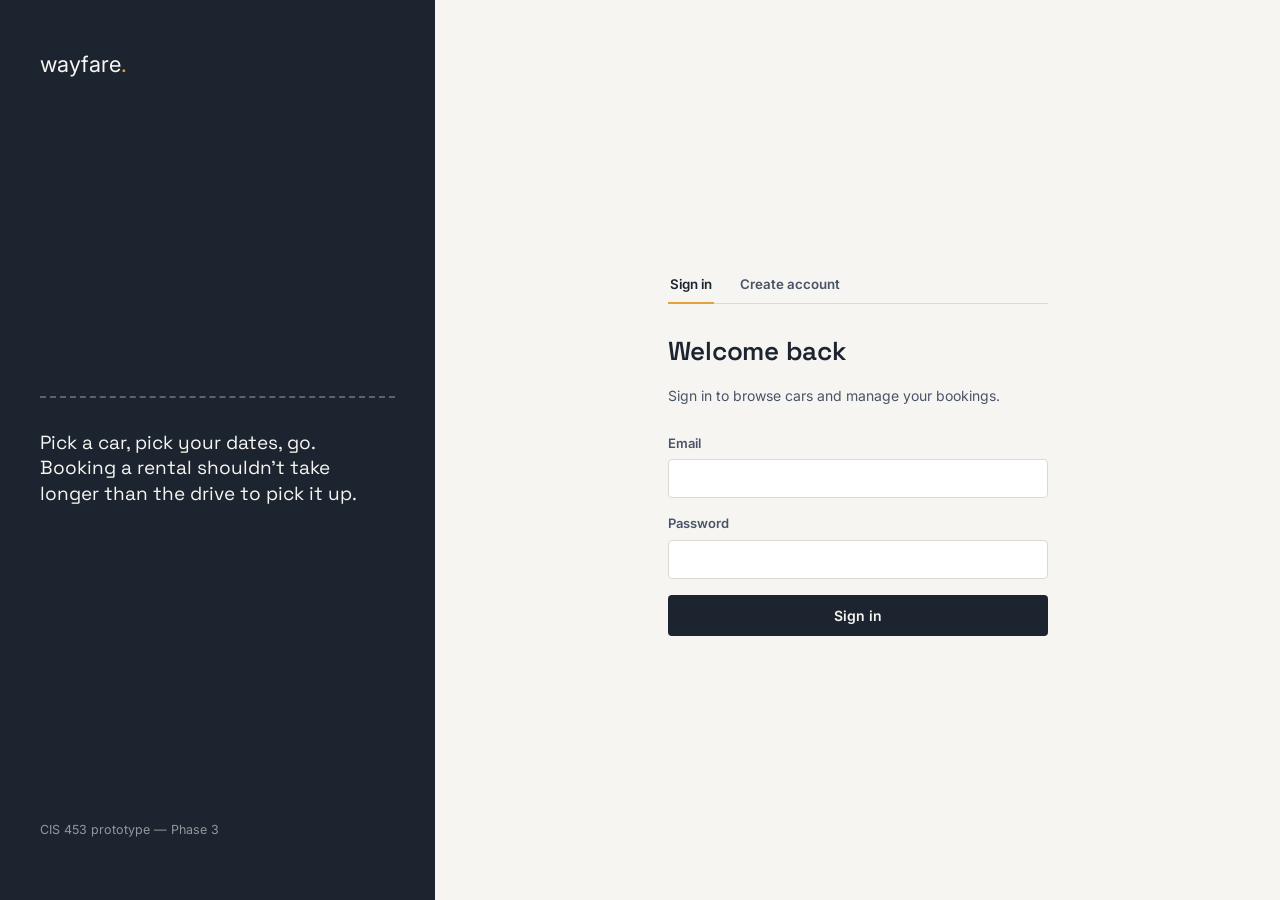
<file: frontend/index.html>
<!DOCTYPE html>
<html lang="en">
<head>
<meta charset="UTF-8">
<meta name="viewport" content="width=device-width, initial-scale=1">
<title>Wayfare Rentals — Sign in</title>
<link rel="stylesheet" href="styles.css">
</head>
<body>

<div class="auth-shell">
  <div class="auth-brand">
    <div class="mark">wayfare<span>.</span></div>
    <div>
      <div class="route"></div>
      <p class="tagline">Pick a car, pick your dates, go. Booking a rental shouldn't take longer than the drive to pick it up.</p>
    </div>
    <p class="fineprint">CIS 453 prototype — Phase 3</p>
  </div>

  <div class="auth-form-wrap">
    <div class="auth-card">

      <div class="auth-toggle">
        <button type="button" id="tab-login" class="active">Sign in</button>
        <button type="button" id="tab-register">Create account</button>
      </div>

      <div id="alert-box"></div>

      <!-- LOGIN -->
      <form id="login-form">
        <h1>Welcome back</h1>
        <p class="sub">Sign in to browse cars and manage your bookings.</p>
        <div class="field">
          <label for="login-email">Email</label>
          <input id="login-email" type="email" required autocomplete="email">
        </div>
        <div class="field">
          <label for="login-password">Password</label>
          <input id="login-password" type="password" required autocomplete="current-password">
        </div>
        <button type="submit" class="btn btn-primary" style="width:100%">Sign in</button>
      </form>

      <!-- REGISTER -->
      <form id="register-form" hidden>
        <h1>Create your account</h1>
        <p class="sub">Takes under a minute.</p>
        <div class="field-row">
          <div class="field">
            <label for="reg-first">First name</label>
            <input id="reg-first" required>
          </div>
          <div class="field">
            <label for="reg-last">Last name</label>
            <input id="reg-last" required>
          </div>
        </div>
        <div class="field">
          <label for="reg-email">Email</label>
          <input id="reg-email" type="email" required autocomplete="email">
        </div>
        <div class="field">
          <label for="reg-phone">Phone</label>
          <input id="reg-phone" type="tel" required placeholder="315-555-0100">
        </div>
        <div class="field">
          <label for="reg-address">Address</label>
          <input id="reg-address" required placeholder="123 Main St, Syracuse, NY">
        </div>
        <div class="field">
          <label for="reg-password">Password</label>
          <input id="reg-password" type="password" required minlength="6" autocomplete="new-password">
        </div>
        <button type="submit" class="btn btn-primary" style="width:100%">Create account</button>
      </form>

    </div>
  </div>
</div>

<script src="app.js"></script>
<script src="auth.js"></script>
</body>
</html>
</file>
<file: frontend/styles.css>
/* ===== Car Rental — design tokens =====
   Palette: paper background, ink (near-black blue), amber accent
   (headlight/turn-signal), muted status greens/reds. Two typefaces:
   Space Grotesk for display/numerals, Inter for body/UI text. */

@import url('https://fonts.googleapis.com/css2?family=Space+Grotesk:wght@500;600;700&family=Inter:wght@400;500;600&display=swap');

:root {
  --paper: #f6f5f1;
  --paper-raised: #ffffff;
  --ink: #1c2430;
  --ink-soft: #4a5468;
  --line: #dcd9d0;
  --amber: #e2a33b;
  --amber-deep: #b5791f;
  --green: #44694f;
  --green-bg: #e6ede3;
  --red: #a6453a;
  --red-bg: #f3e4df;
  --radius: 4px;
  --font-display: 'Space Grotesk', sans-serif;
  --font-body: 'Inter', sans-serif;
}

* { box-sizing: border-box; }

html, body {
  margin: 0;
  padding: 0;
  background: var(--paper);
  color: var(--ink);
  font-family: var(--font-body);
  font-size: 15px;
  line-height: 1.5;
}

h1, h2, h3, .display {
  font-family: var(--font-display);
  font-weight: 600;
  letter-spacing: -0.01em;
  margin: 0;
}

a { color: var(--ink); }

button {
  font-family: var(--font-body);
  cursor: pointer;
}

.btn {
  display: inline-flex;
  align-items: center;
  justify-content: center;
  gap: 8px;
  padding: 11px 20px;
  border-radius: var(--radius);
  border: 1px solid transparent;
  font-size: 14px;
  font-weight: 600;
  transition: background-color 120ms ease, border-color 120ms ease;
}
.btn:focus-visible { outline: 2px solid var(--ink); outline-offset: 2px; }

.btn-primary { background: var(--ink); color: var(--paper); }
.btn-primary:hover { background: #2c3850; }
.btn-primary:disabled { background: #9aa1ae; cursor: not-allowed; }

.btn-accent { background: var(--amber); color: var(--ink); }
.btn-accent:hover { background: var(--amber-deep); color: #fff; }

.btn-ghost { background: transparent; border-color: var(--line); color: var(--ink); }
.btn-ghost:hover { border-color: var(--ink); }

.btn-text { background: none; border: none; padding: 4px 0; font-weight: 600; text-decoration: underline; text-underline-offset: 3px; }

.field { margin-bottom: 16px; }
.field label {
  display: block;
  font-size: 13px;
  font-weight: 600;
  color: var(--ink-soft);
  margin-bottom: 6px;
}
.field input, .field select {
  width: 100%;
  padding: 10px 12px;
  border: 1px solid var(--line);
  border-radius: var(--radius);
  background: var(--paper-raised);
  font-family: var(--font-body);
  font-size: 14px;
  color: var(--ink);
}
.field input:focus, .field select:focus {
  outline: none;
  border-color: var(--ink);
}
.field-row { display: grid; grid-template-columns: 1fr 1fr; gap: 12px; }

.alert {
  padding: 10px 14px;
  border-radius: var(--radius);
  font-size: 13.5px;
  margin-bottom: 16px;
}
.alert-error { background: var(--red-bg); color: var(--red); }
.alert-success { background: var(--green-bg); color: var(--green); }

/* ===== Auth page ===== */
.auth-shell {
  min-height: 100vh;
  display: grid;
  grid-template-columns: minmax(260px, 34%) 1fr;
}
.auth-brand {
  background: var(--ink);
  color: var(--paper);
  padding: 48px 40px;
  display: flex;
  flex-direction: column;
  justify-content: space-between;
}
.auth-brand .mark { font-size: 22px; }
.auth-brand .mark span { color: var(--amber); }
.auth-brand .route {
  border-top: 2px dashed rgba(246,245,241,0.3);
  margin: 32px 0;
}
.auth-brand .tagline { font-size: 19px; font-family: var(--font-display); line-height: 1.35; max-width: 320px; }
.auth-brand .fineprint { font-size: 12.5px; color: rgba(246,245,241,0.55); }

.auth-form-wrap {
  display: flex;
  align-items: center;
  justify-content: center;
  padding: 40px 24px;
}
.auth-card { width: 100%; max-width: 380px; }
.auth-card h1 { font-size: 26px; margin-bottom: 6px; }
.auth-card .sub { color: var(--ink-soft); font-size: 14px; margin-bottom: 28px; }
.auth-toggle { display: flex; gap: 4px; margin-bottom: 28px; border-bottom: 1px solid var(--line); }
.auth-toggle button {
  background: none; border: none; padding: 10px 2px; margin-right: 20px;
  font-weight: 600; color: var(--ink-soft); border-bottom: 2px solid transparent;
  position: relative; top: 1px;
}
.auth-toggle button.active { color: var(--ink); border-bottom-color: var(--amber); }

/* ===== App shell ===== */
.topbar {
  display: flex;
  align-items: center;
  justify-content: space-between;
  padding: 16px 32px;
  border-bottom: 3px solid var(--ink);
}
.topbar .mark { font-family: var(--font-display); font-size: 19px; font-weight: 600; }
.topbar .mark span { color: var(--amber-deep); }
.topbar .who { display: flex; align-items: center; gap: 16px; font-size: 14px; }
.topbar .who .name { font-weight: 600; }

.tabs {
  display: flex;
  gap: 2px;
  padding: 0 32px;
  background: #efece4;
  border-bottom: 1px solid var(--line);
}
.tabs button {
  background: none; border: none; padding: 14px 18px;
  font-size: 14px; font-weight: 600; color: var(--ink-soft);
  border-bottom: 3px solid transparent;
}
.tabs button.active { color: var(--ink); border-bottom-color: var(--amber); background: var(--paper); }

main { max-width: 1100px; margin: 0 auto; padding: 32px; }

.section-head { display: flex; align-items: baseline; justify-content: space-between; margin-bottom: 20px; flex-wrap: wrap; gap: 12px; }
.section-head h2 { font-size: 20px; }

.filter-bar { display: flex; gap: 10px; margin-bottom: 24px; flex-wrap: wrap; }
.filter-bar select { padding: 9px 12px; border: 1px solid var(--line); border-radius: var(--radius); background: var(--paper-raised); font-size: 13.5px; }

.vehicle-grid { display: grid; grid-template-columns: repeat(auto-fill, minmax(260px, 1fr)); gap: 18px; }

.vehicle-card {
  border: 1px solid var(--line);
  border-radius: var(--radius);
  background: var(--paper-raised);
  overflow: hidden;
  display: flex;
  flex-direction: column;
}
.vehicle-card .swatch {
  height: 92px;
  background: linear-gradient(135deg, var(--ink) 0%, #30405c 100%);
  display: flex; align-items: flex-end; justify-content: space-between;
  padding: 10px 14px;
  color: var(--paper);
}
.vehicle-card .swatch .plate {
  font-family: var(--font-display); font-size: 11px; letter-spacing: 0.06em;
  background: var(--amber); color: var(--ink); padding: 3px 7px; border-radius: 3px; font-weight: 700;
}
.vehicle-card .swatch .type { font-size: 12px; opacity: 0.85; }
.vehicle-card .body { padding: 14px 16px 16px; display: flex; flex-direction: column; gap: 10px; flex: 1; }
.vehicle-card h3 { font-size: 17px; }
.vehicle-card .meta { font-size: 13px; color: var(--ink-soft); }
.vehicle-card .price { font-family: var(--font-display); font-size: 19px; font-weight: 600; margin-top: auto; }
.vehicle-card .price small { font-family: var(--font-body); font-size: 12px; font-weight: 400; color: var(--ink-soft); }

.empty-state {
  border: 1px dashed var(--line);
  border-radius: var(--radius);
  padding: 40px 24px;
  text-align: center;
  color: var(--ink-soft);
}

.booking-table { width: 100%; border-collapse: collapse; font-size: 14px; }
.booking-table th { text-align: left; font-size: 12.5px; color: var(--ink-soft); font-weight: 600; padding: 0 12px 10px; border-bottom: 1px solid var(--line); }
.booking-table td { padding: 14px 12px; border-bottom: 1px solid var(--line); }
.status-pill { display: inline-block; padding: 3px 10px; border-radius: 20px; font-size: 12px; font-weight: 600; }
.status-CONFIRMED { background: var(--green-bg); color: var(--green); }
.status-CANCELLED { background: var(--red-bg); color: var(--red); }
.status-PENDING, .status-COMPLETED { background: #eceae2; color: var(--ink-soft); }

/* ===== Modal ===== */
.modal-overlay {
  position: fixed; inset: 0; background: rgba(28,36,48,0.55);
  display: flex; align-items: center; justify-content: center; padding: 20px;
  z-index: 50;
}
.modal {
  background: var(--paper-raised); border-radius: var(--radius);
  width: 100%; max-width: 440px; padding: 28px;
}
.modal h3 { font-size: 19px; margin-bottom: 4px; }
.modal .modal-sub { color: var(--ink-soft); font-size: 13.5px; margin-bottom: 20px; }
.modal .cost-line { display: flex; justify-content: space-between; padding-top: 14px; margin-top: 4px; border-top: 1px solid var(--line); font-weight: 600; }
.modal-actions { display: flex; justify-content: flex-end; gap: 10px; margin-top: 22px; }

[hidden] { display: none !important; }

@media (max-width: 760px) {
  .auth-shell { grid-template-columns: 1fr; }
  .auth-brand { padding: 28px 24px; }
  main { padding: 20px; }
  .field-row { grid-template-columns: 1fr; }
}
</file>
